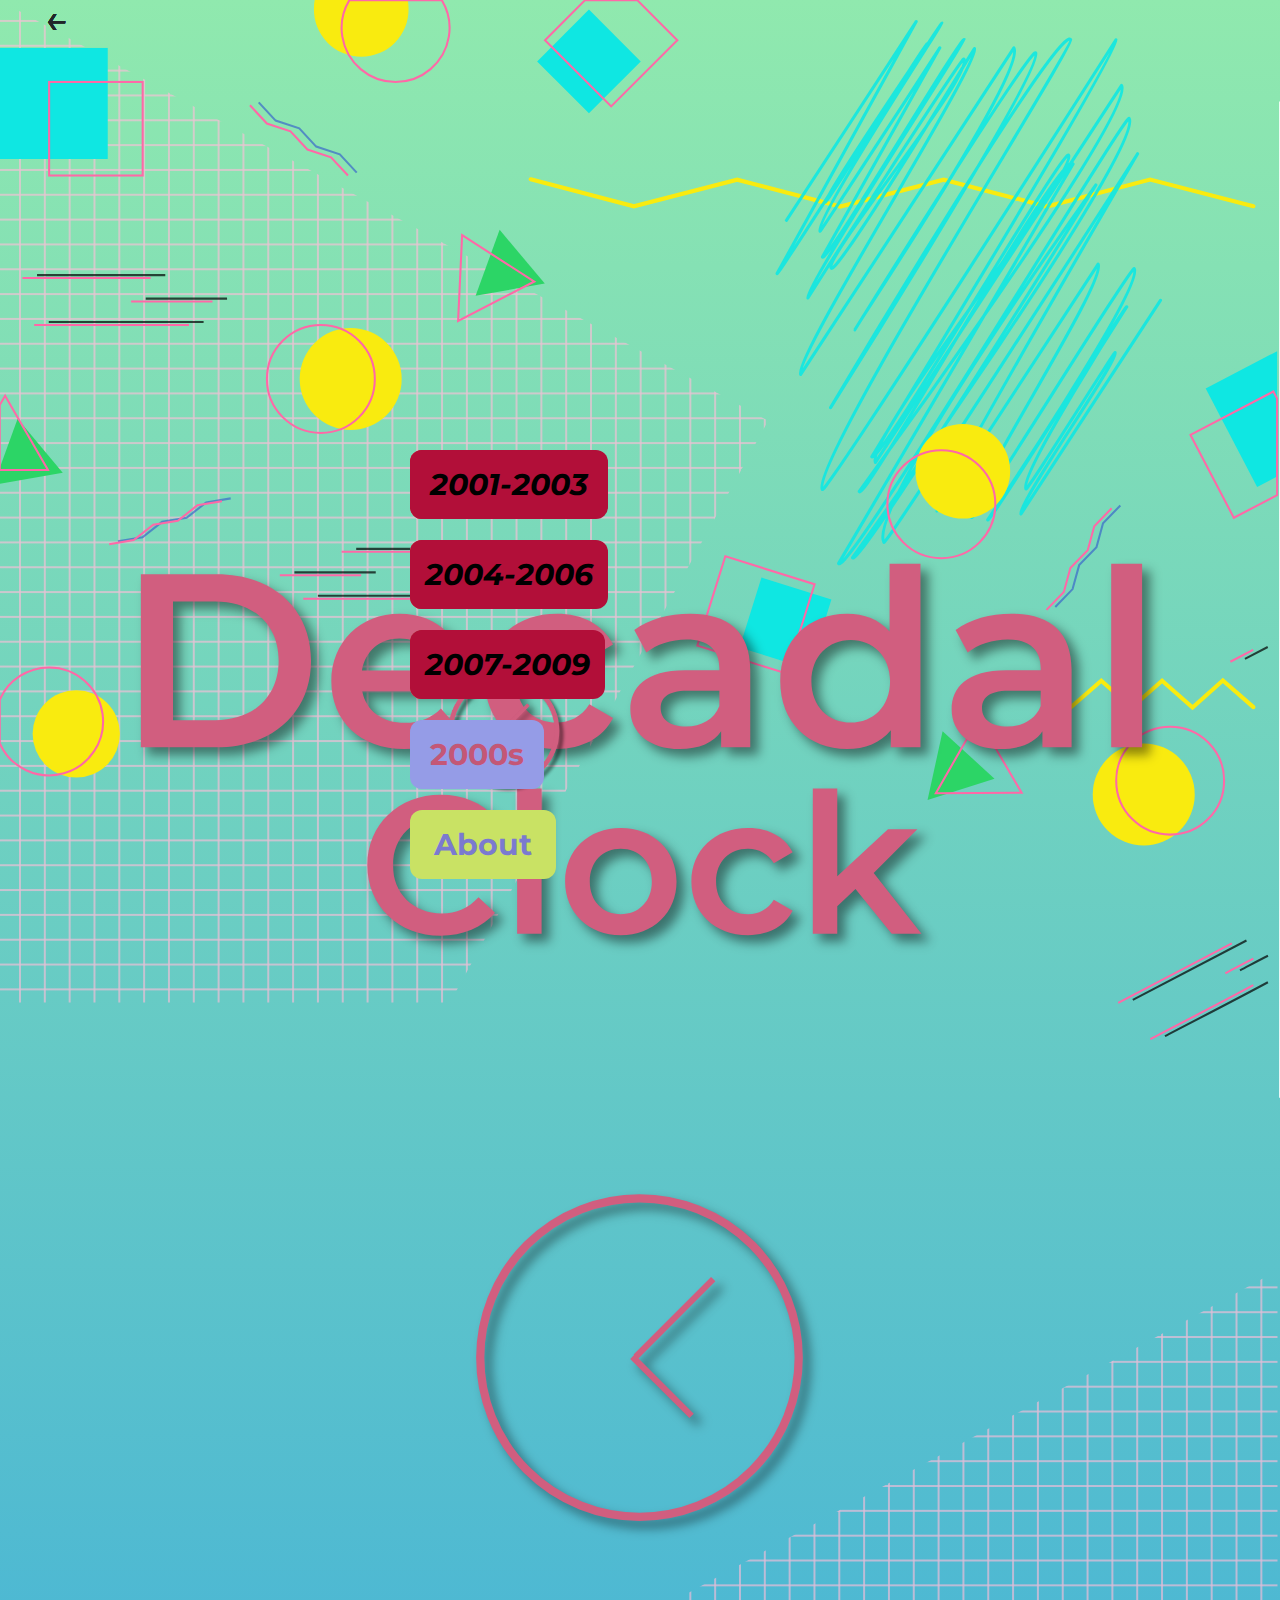
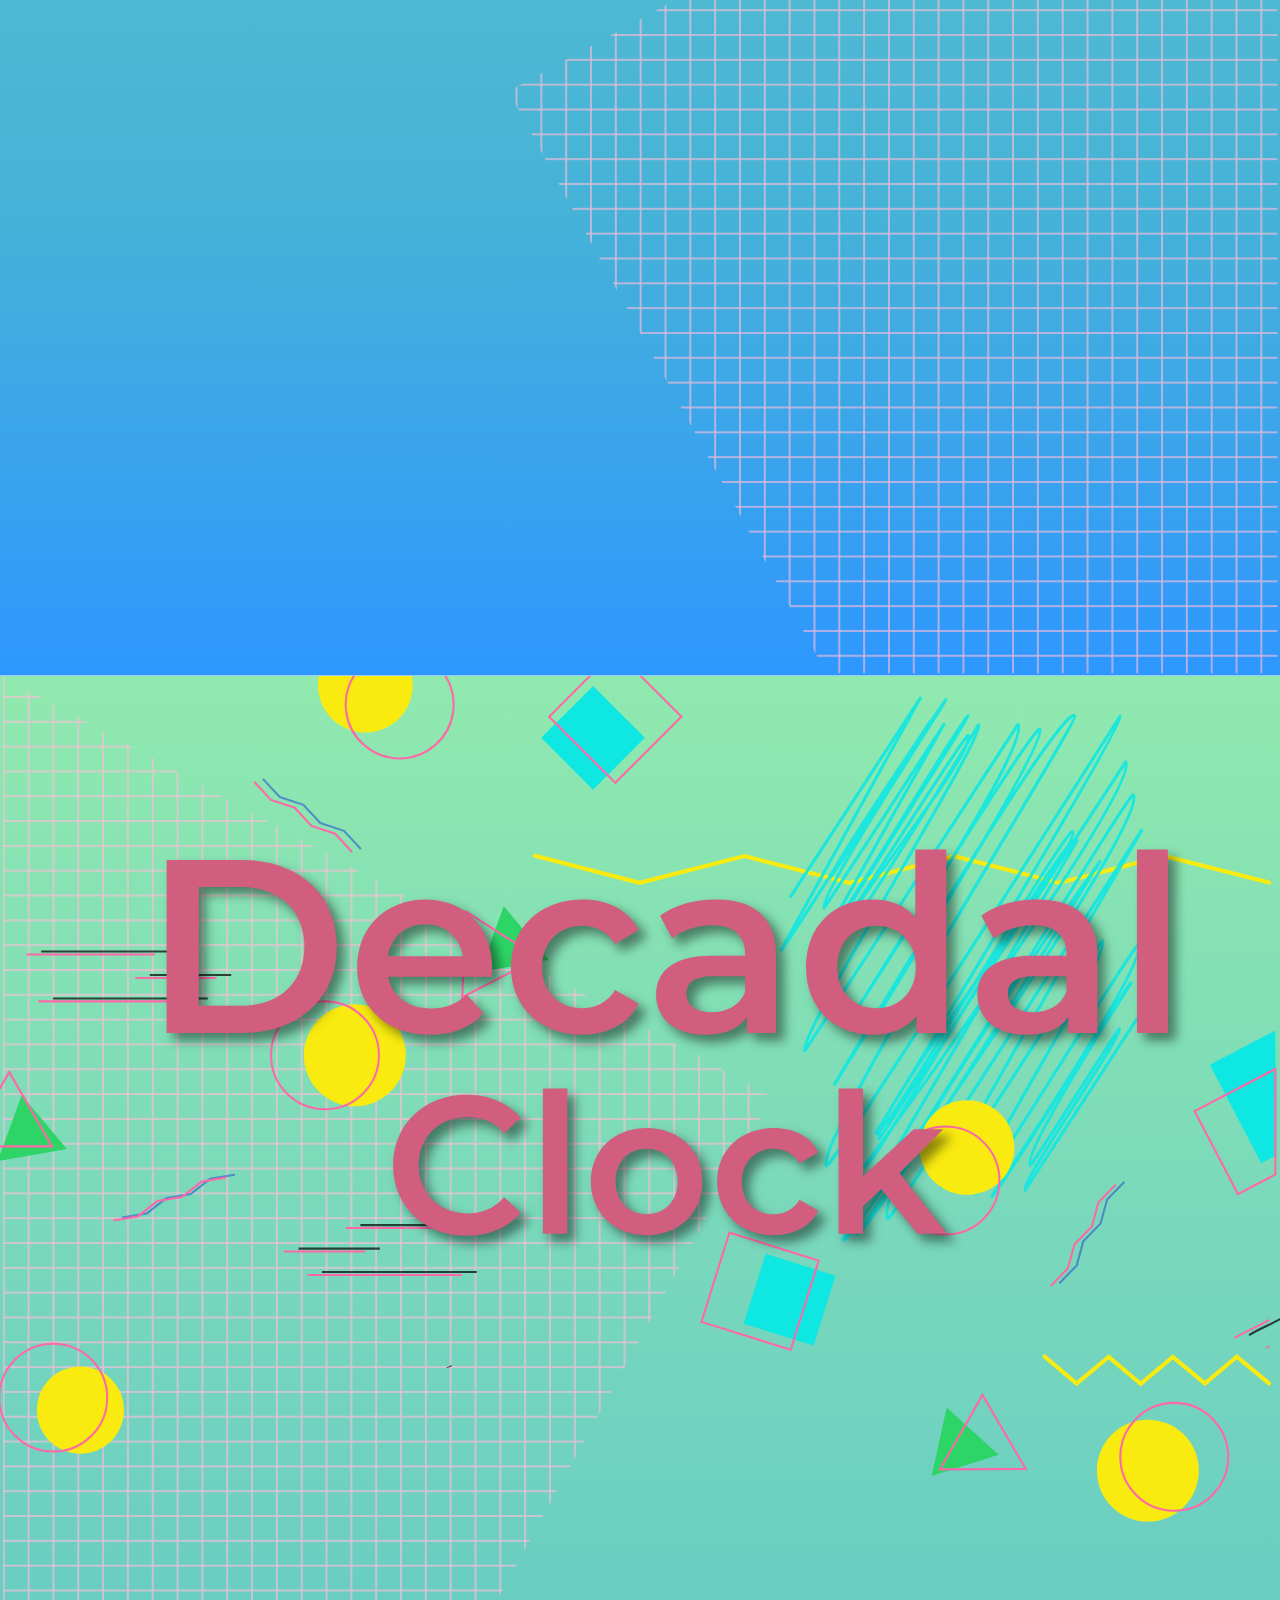
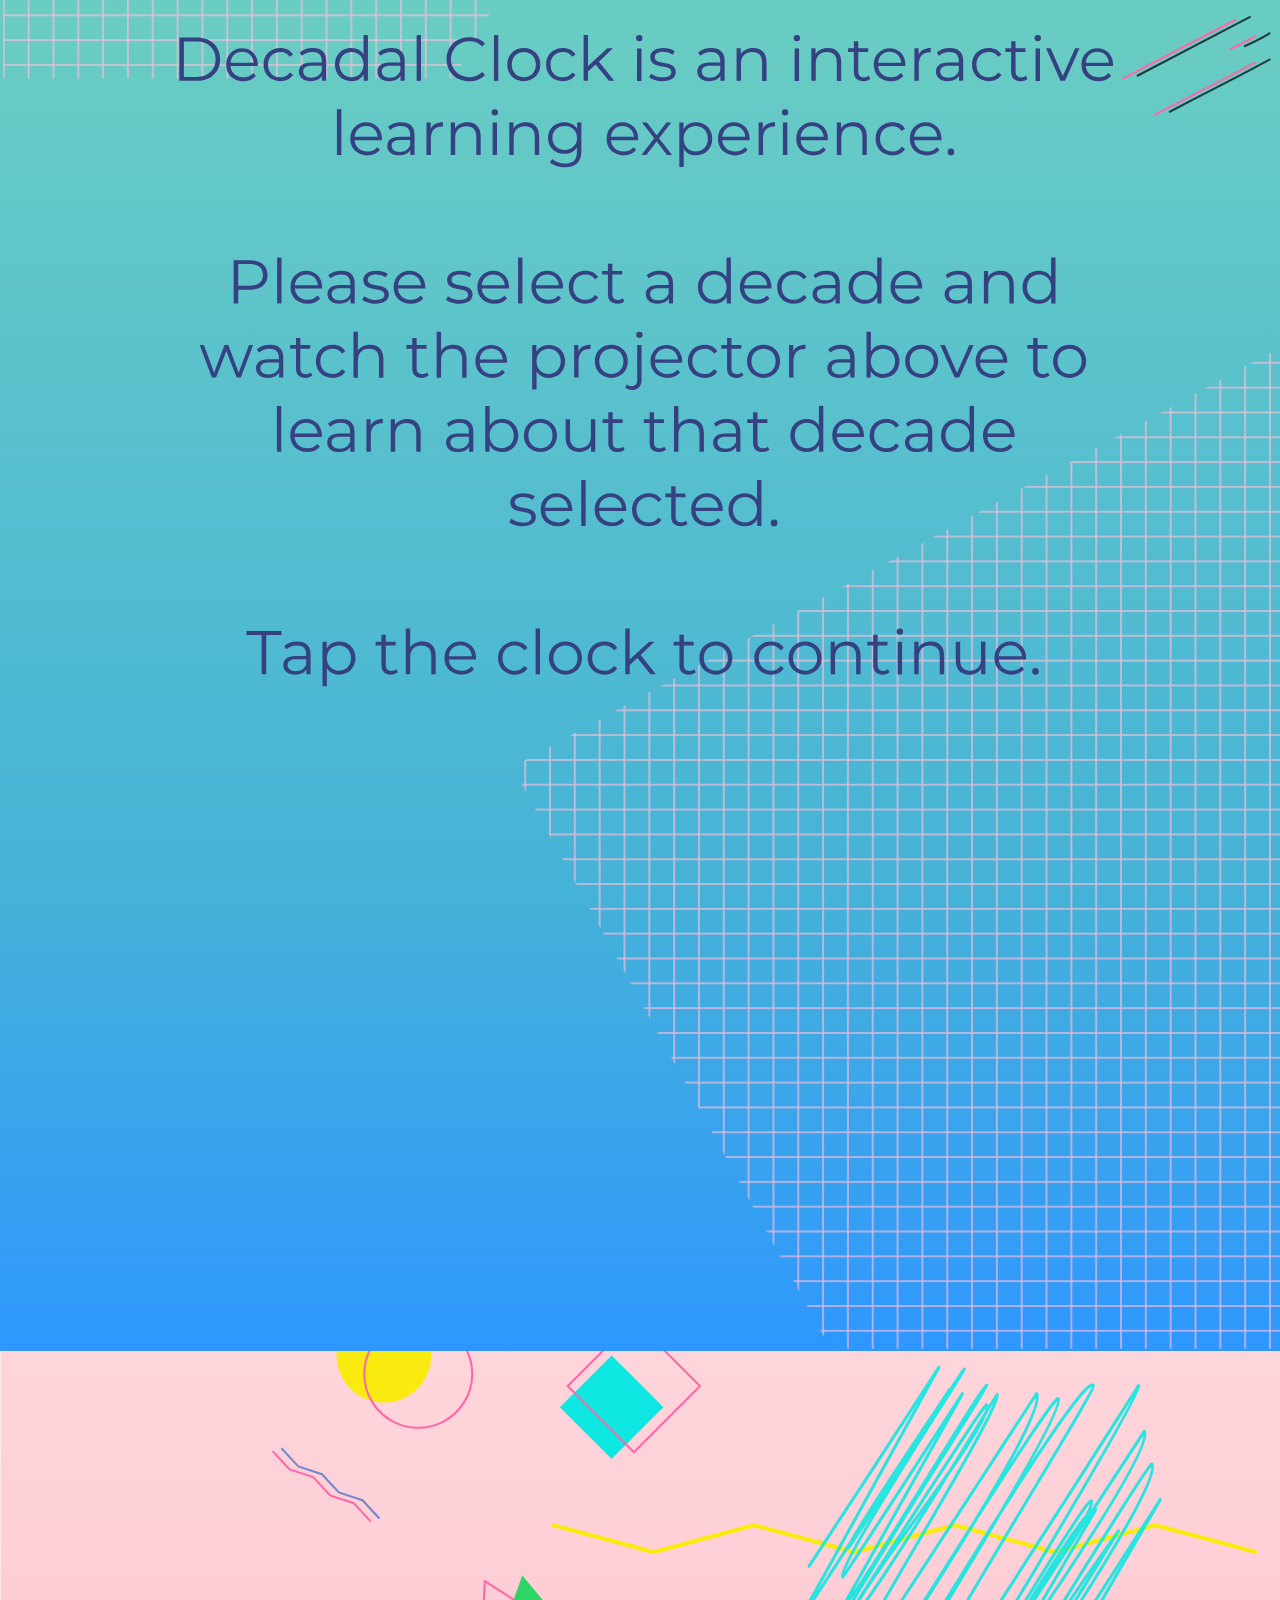
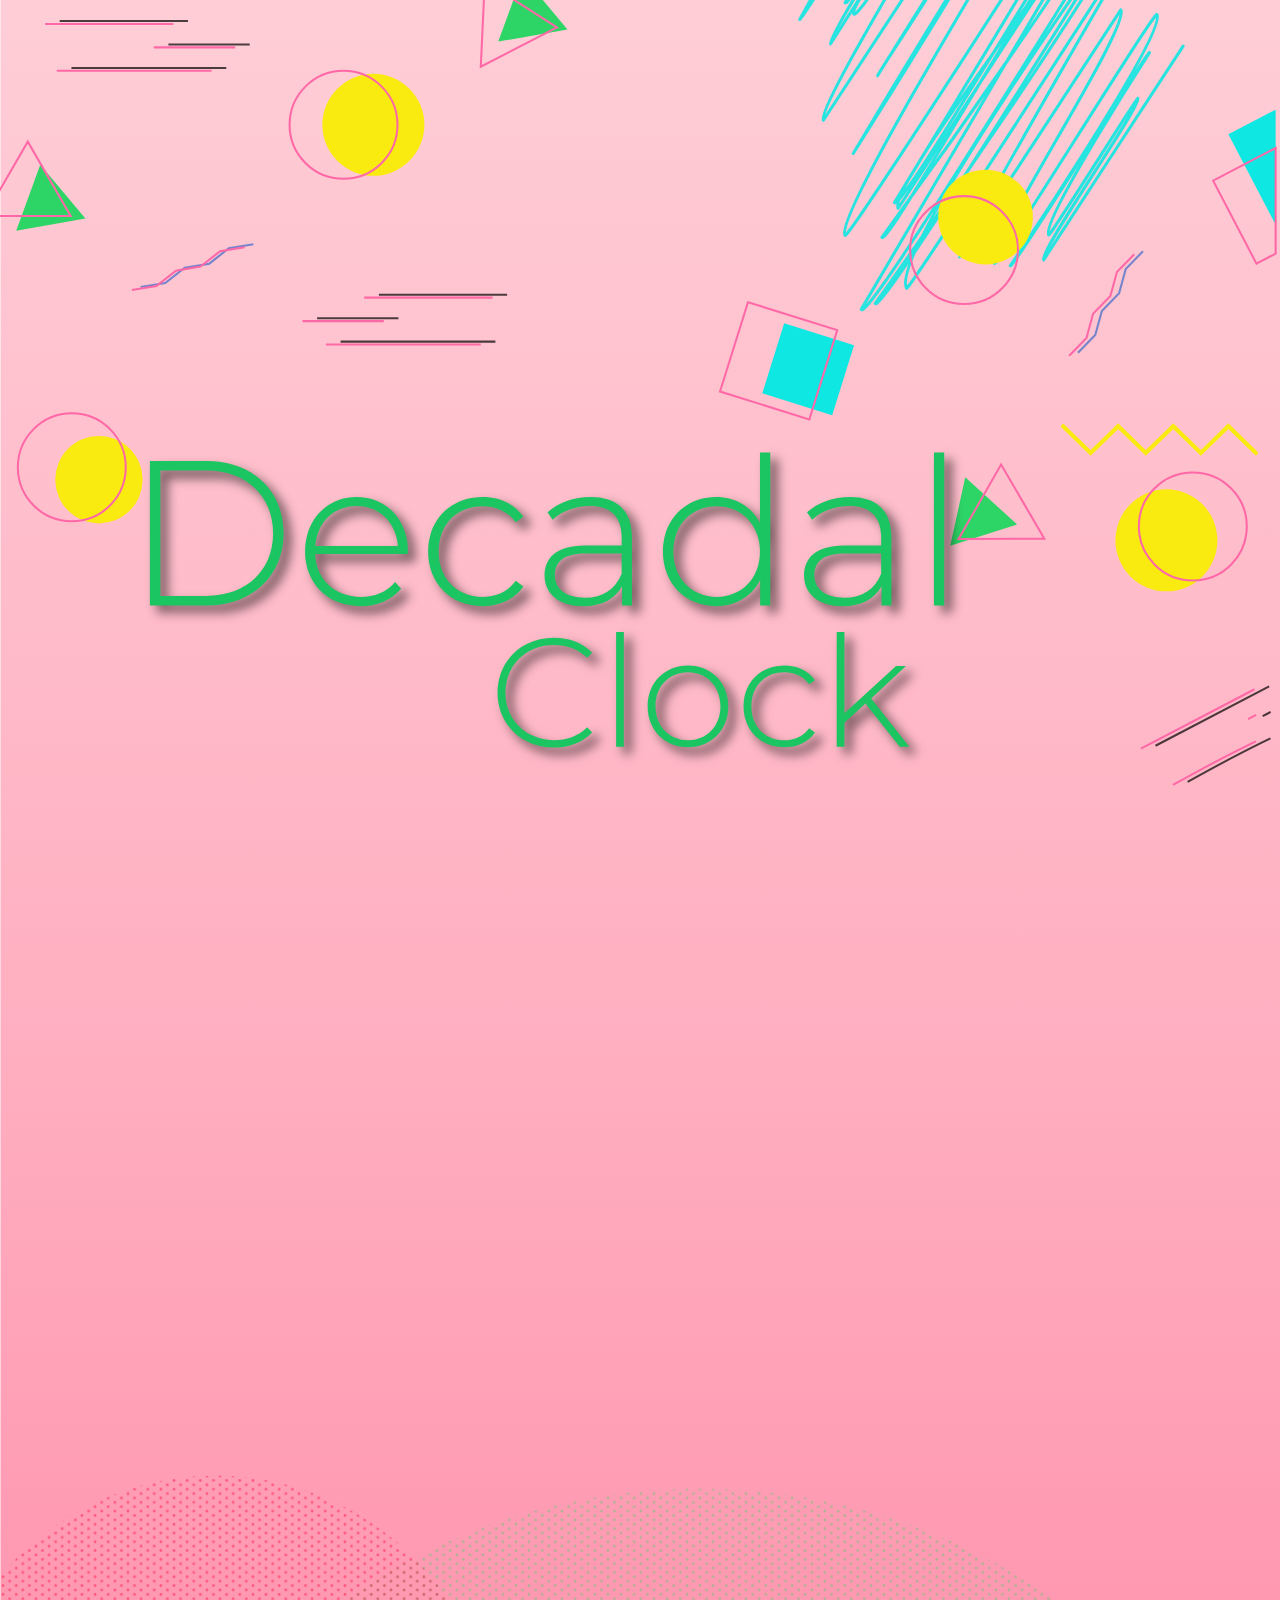
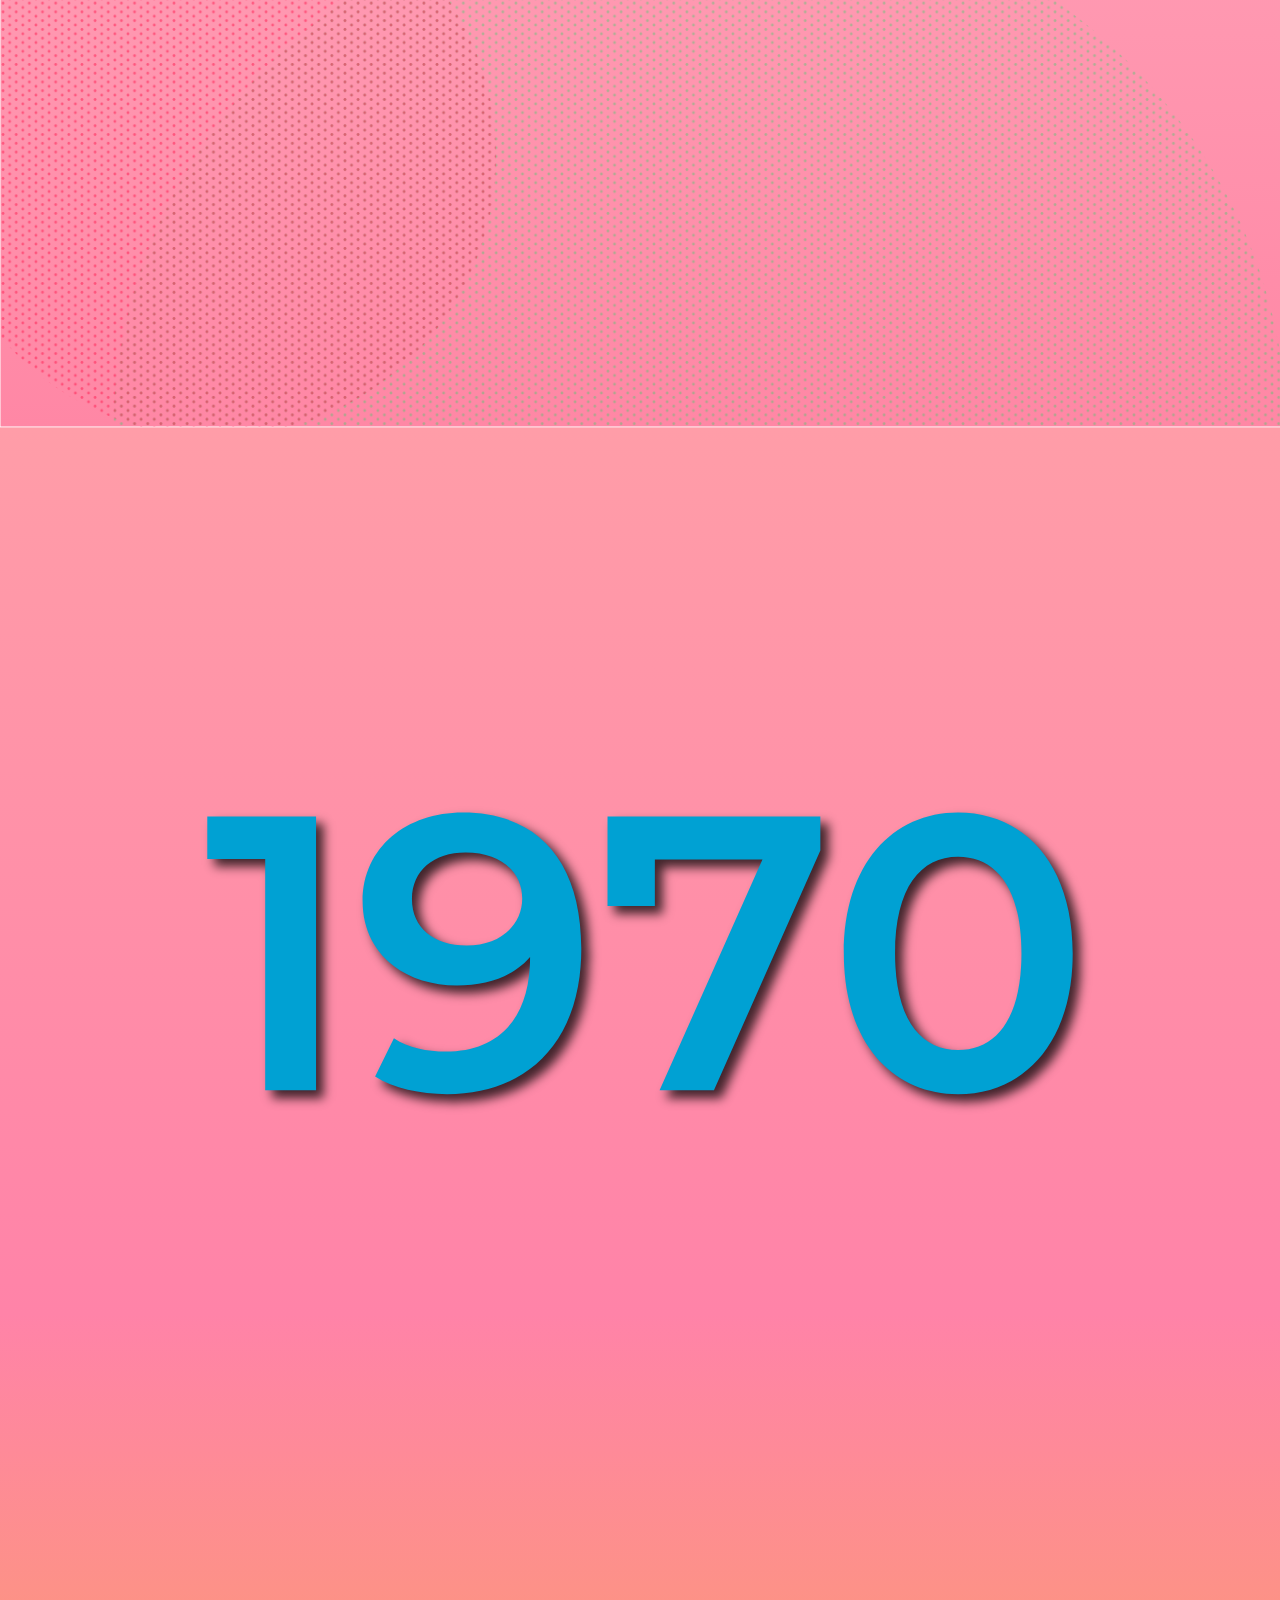
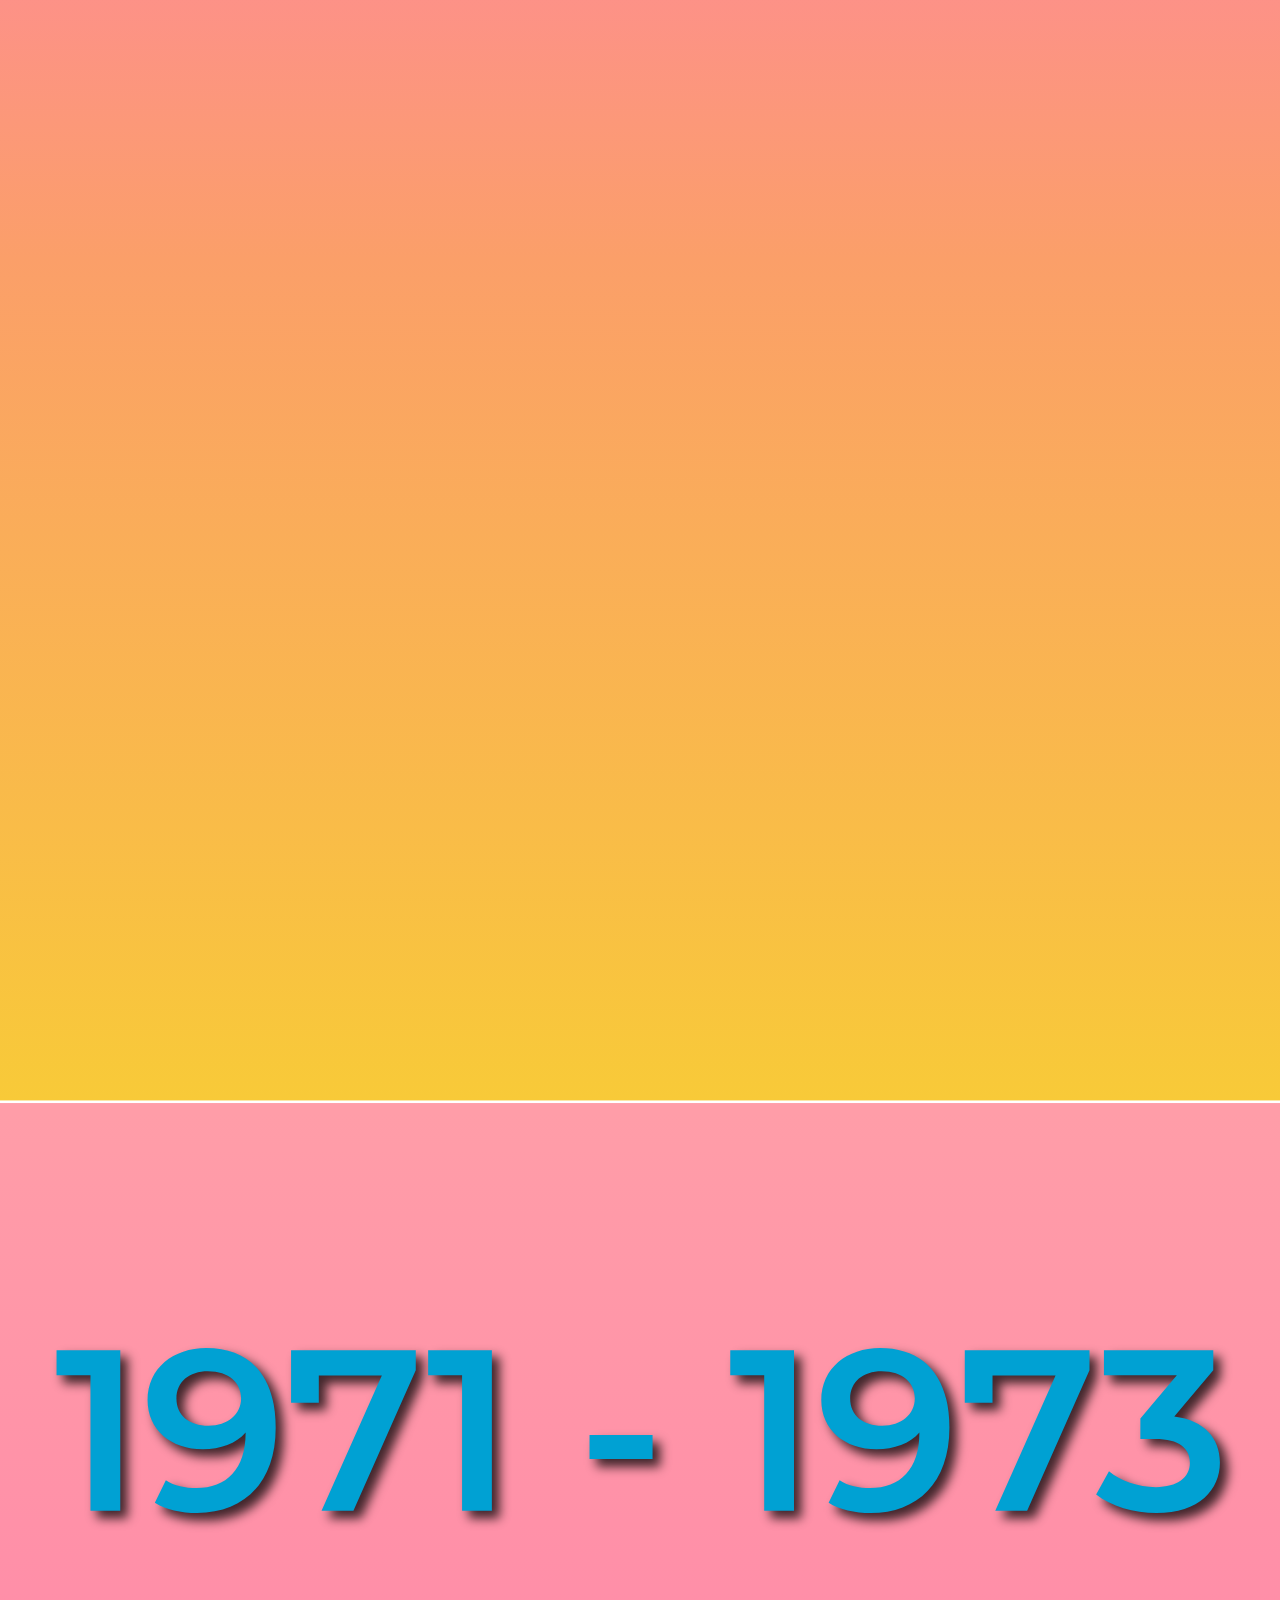
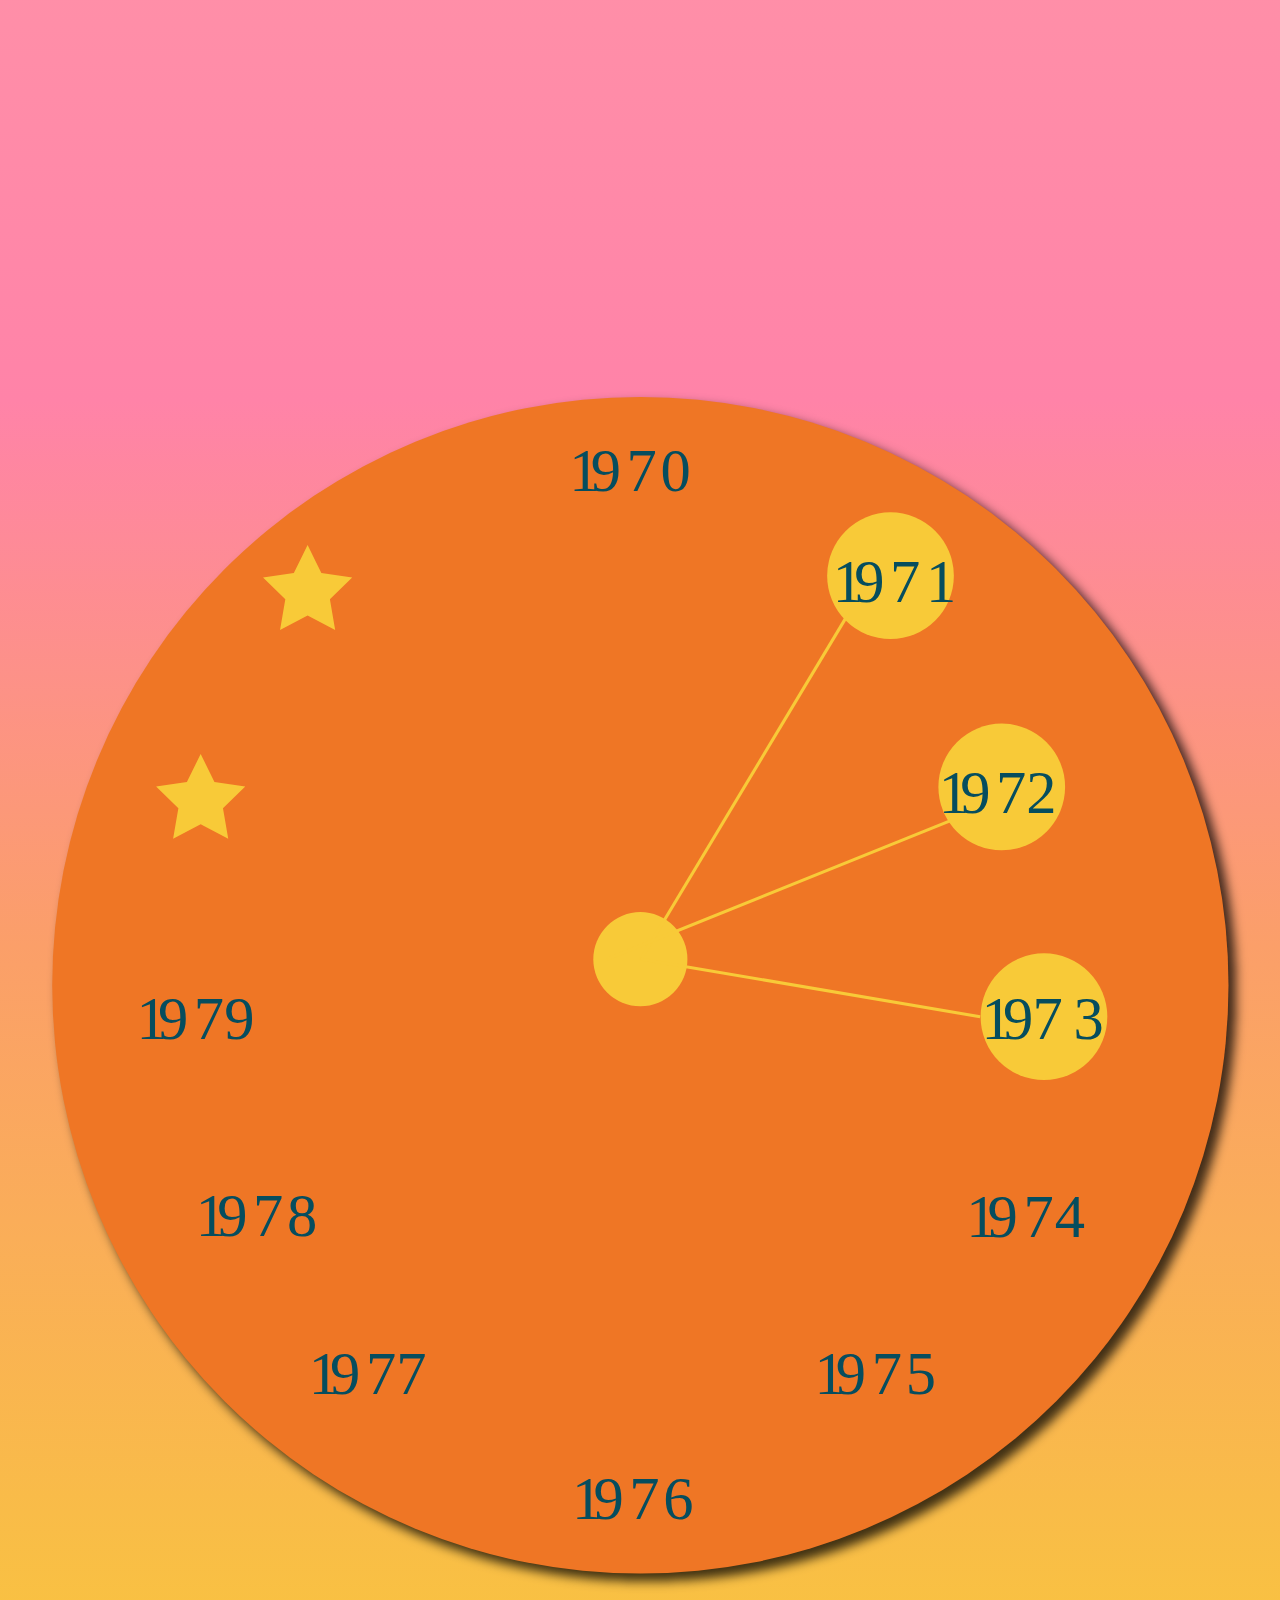
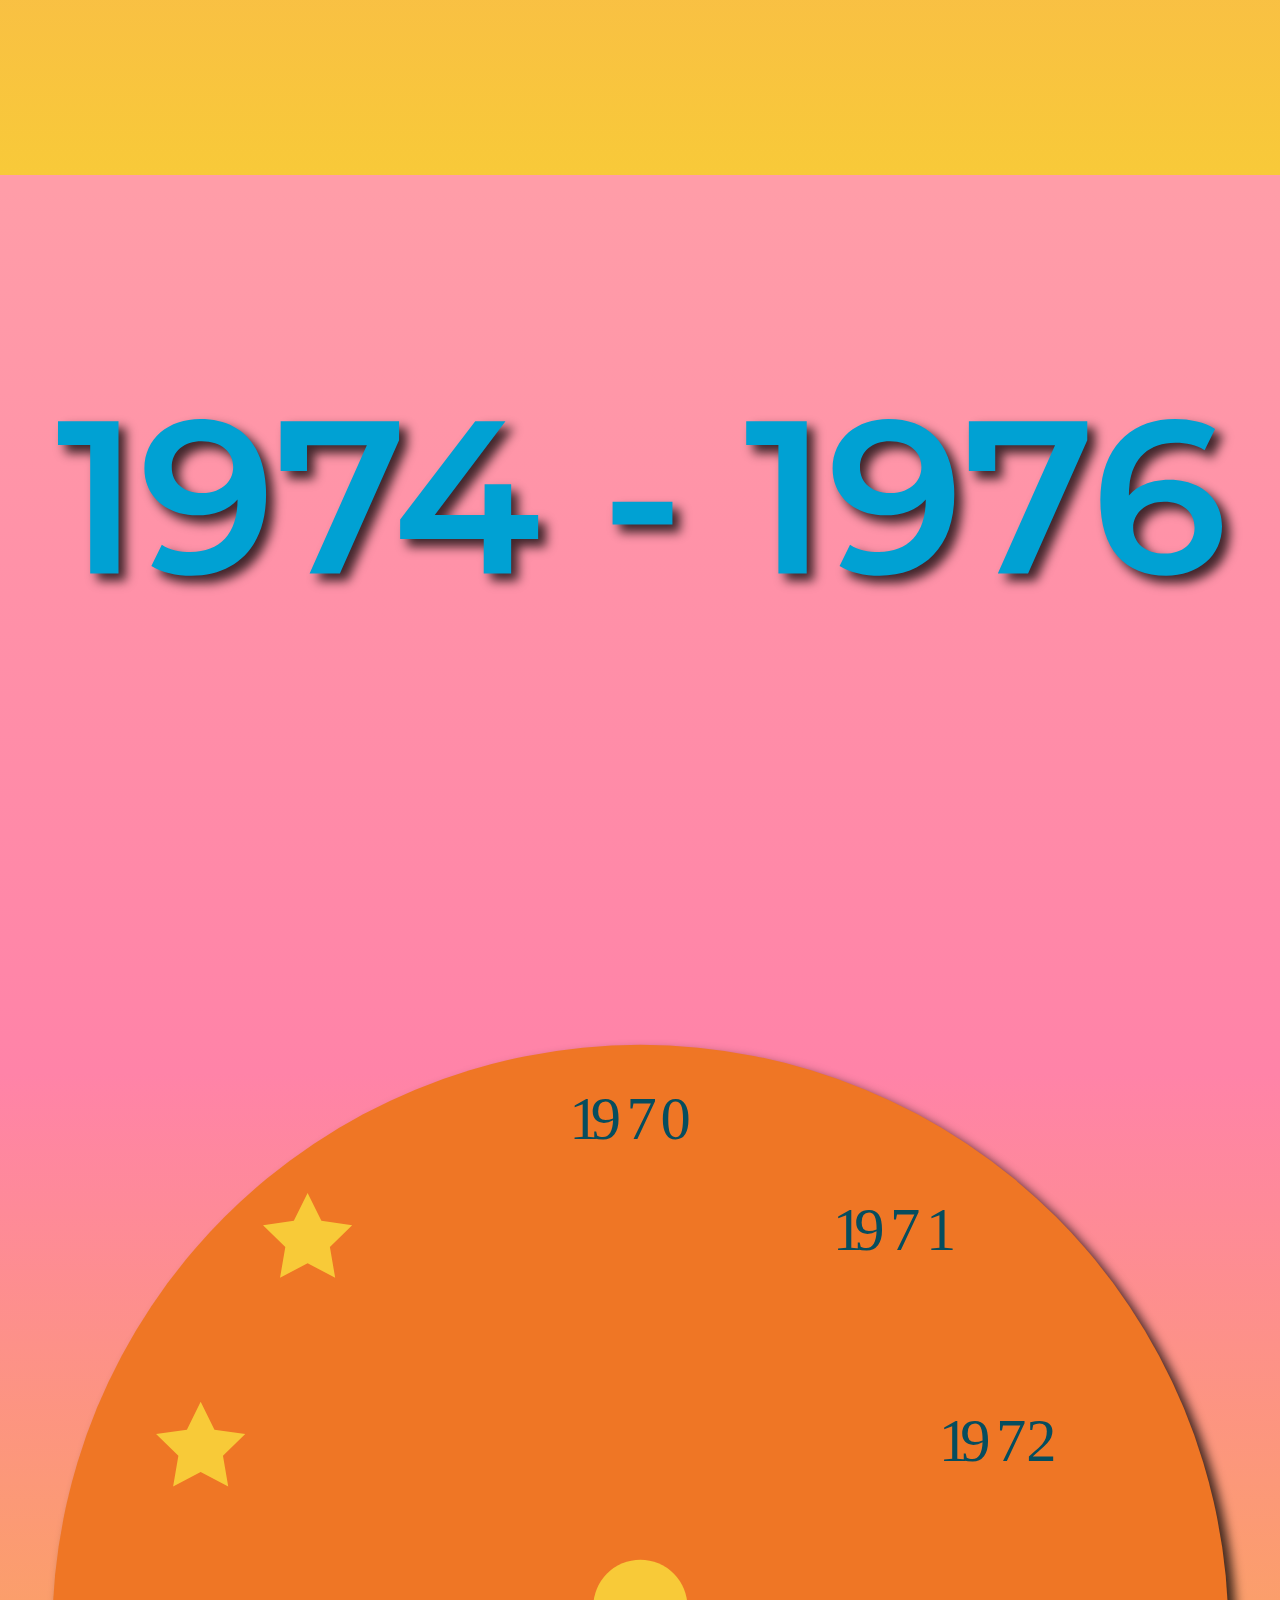
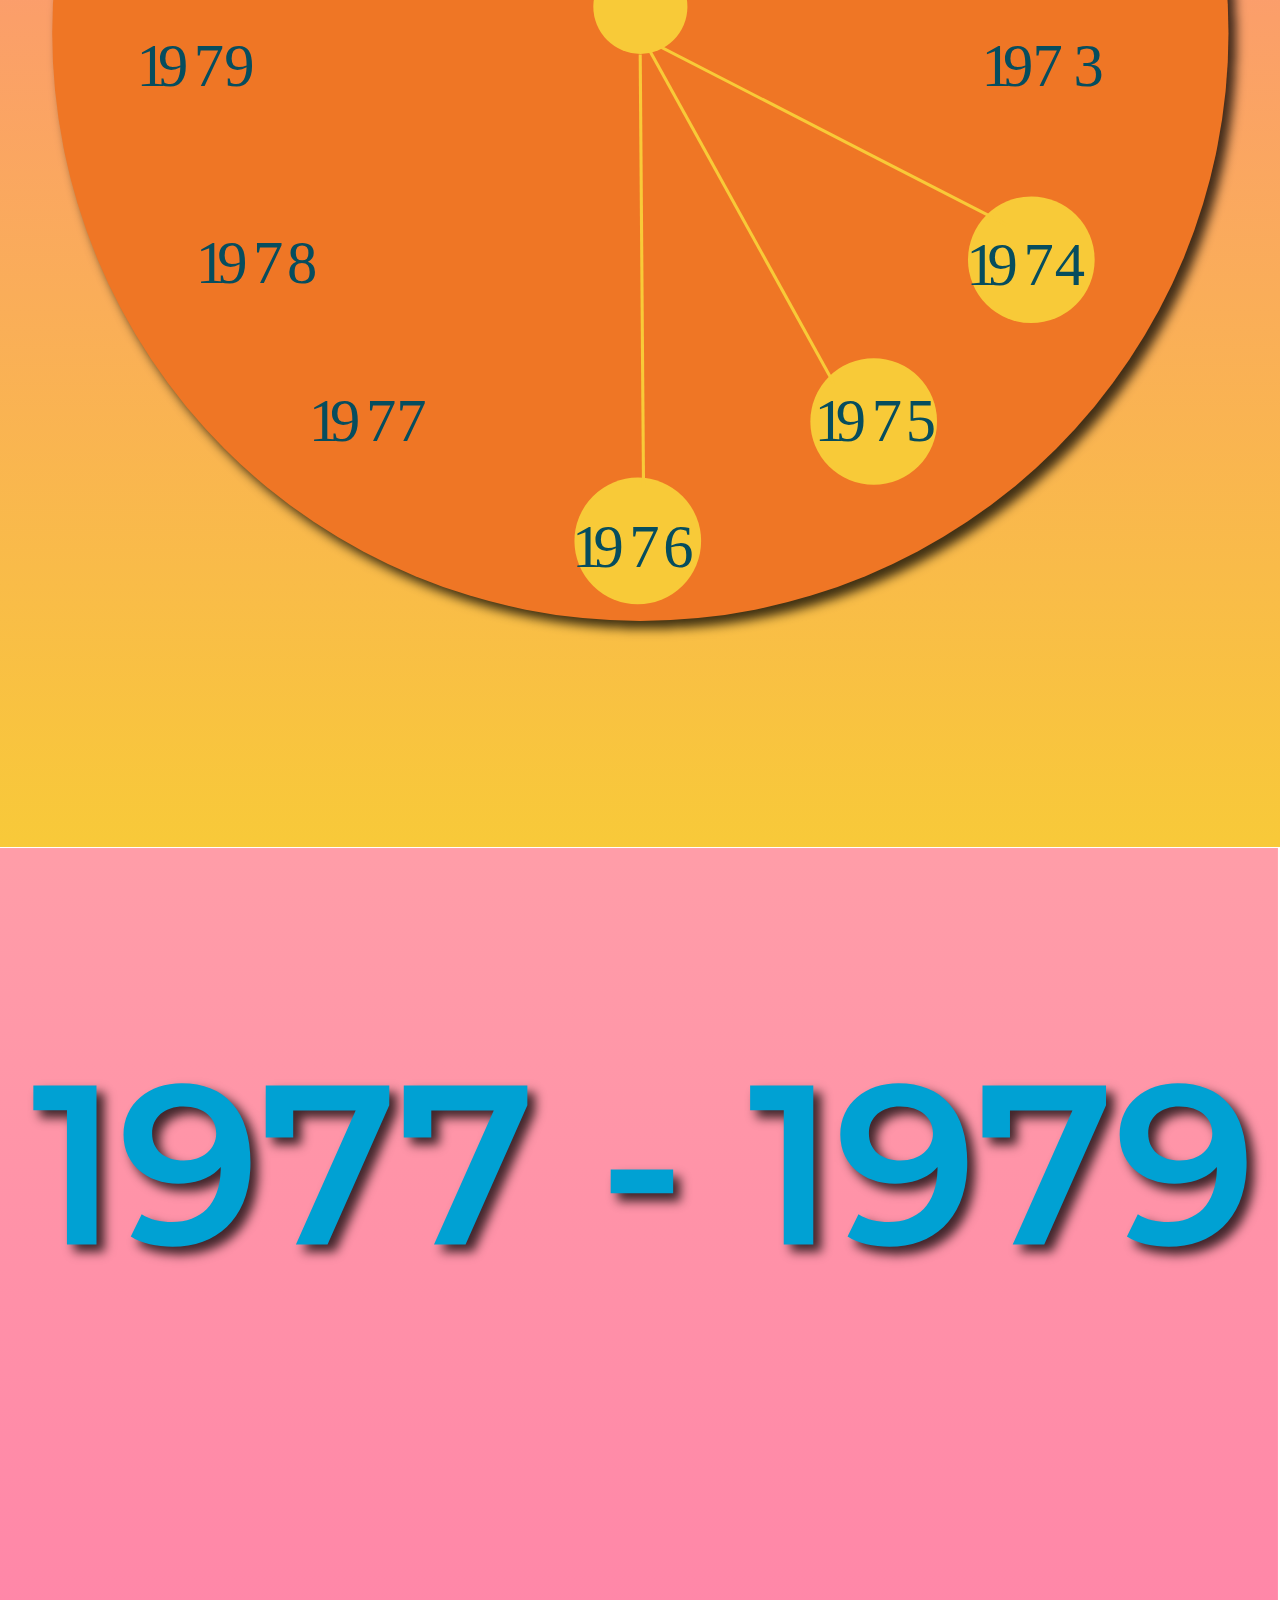
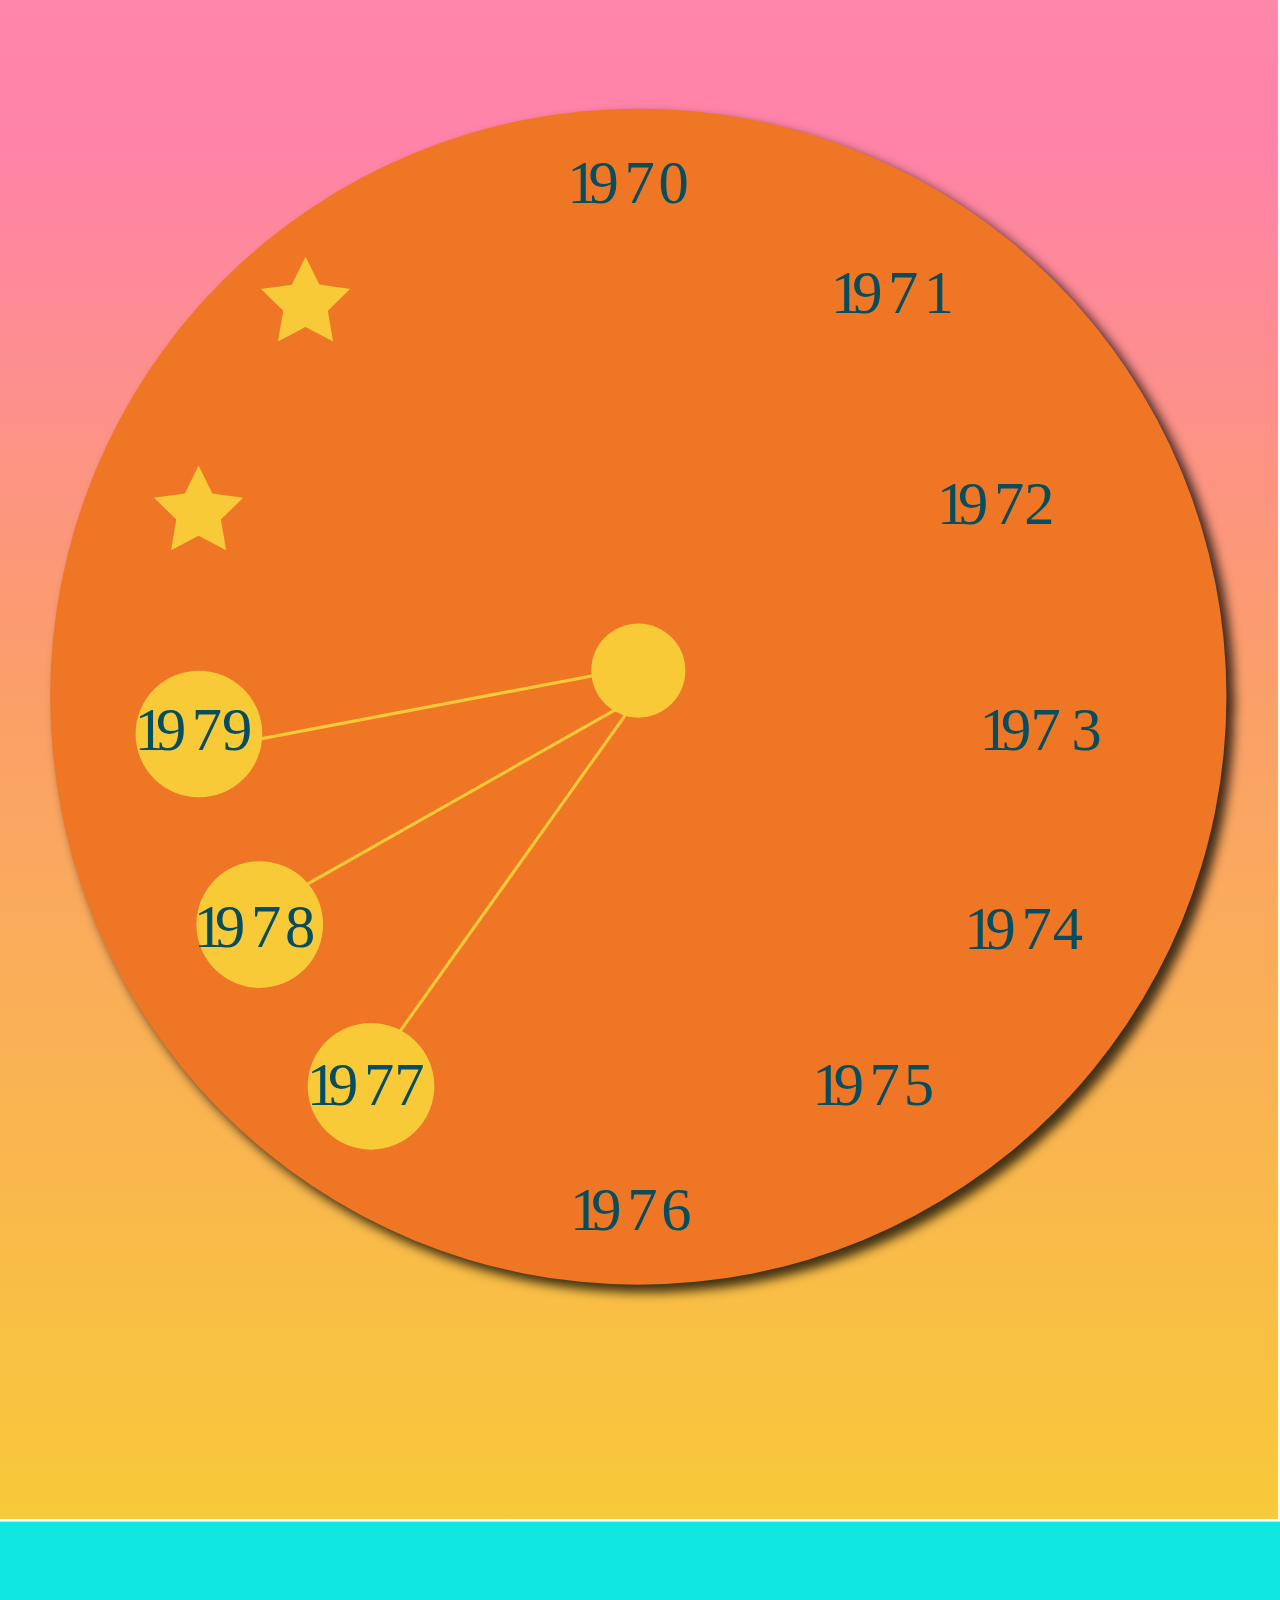
<file: clock_app/index.html>
<!-- this will be the base of the application or the client -->
<!-- mixed in this will be bootstrap, html, JS, CSS, JQuery, AJAX,
layerJS, and JSON -->

<!doctype html>
<html lang="en">
  <head>
    <meta charset="utf-8">
    <meta name="viewport" content="width=device-width, initial-scale=1, shrink-to-fit=no">
    <link rel="stylesheet" href="https://stackpath.bootstrapcdn.com/bootstrap/4.3.1/css/bootstrap.min.css" integrity="sha384-ggOyR0iXCbMQv3Xipma34MD+dH/1fQ784/j6cY/iJTQUOhcWr7x9JvoRxT2MZw1T" crossorigin="anonymous">
    <script src="https://cdn.layerjs.org/libs/layerjs/layerjs-0.5.2.min.js" defer=""></script>
    <link href="https://cdn.layerjs.org/libs/layerjs/layerjs-0.5.2.css" type="text/css" rel="stylesheet">
    <link href="mobilestyle.css" rel="stylesheet">
    <link href="https://fonts.googleapis.com/css?family=Montserrat" rel="stylesheet">

    <title>Decadal Clock</title>
  </head>
  <body lj-type="stage">
    <!-- Layer with main pages-->
    <div lj-type="layer" id="content-layer" lj-fit-to="responsive-width" lj-transition="up">
      <div lj-type="frame" id="home" lj-fit-to="responsive">
        <img src="images/home1.svg">
        <br>
        <a href="#about" class="btn btn1"><strong>About</strong></a>
      </div>
      <div lj-type="frame" id="about">
        <img src="images/about.svg">
        <br>
        <a href="#icons&p=left" class="btn btn2"></a>
        <a class="btn bckbtn" href="#home&p=right">&#8592;</a>
      </div>
      <div lj-type="frame" id="icons">
        <img src="images/icons.svg">
        <a href="#1970" class="btn btn1970"><strong>1970s</strong></a>
        <a href="#1980" class="btn btn1980"><strong>1980s</strong></a>
        <a href="#1990" class="btn btn1990"><strong>1990s</strong></a>
        <a href="#2000" class="btn btn2000"><strong>2000s</strong></a>
        <a class="btn bckbtn" href="#home&p=left">&#8592;</a>
      </div>
      <div lj-type="frame" id="1970">
        <img src="images/1970.svg">
        <!--<a href="#" onclick="btn btn70s"><b><i>1971-1973</i></b></a>
        <button onclick="loadDoc()"><b><i>1971-1973</i></b></button>
        <p id="1970test"></p>-->
        <a href="#1971" class="btn btn70s"><b><i>1974-1976</i></b></a>
        <a href="#1974" class="btn btn74s"><b><i>1974-1976</i></b></a>
        <a href="#1977" class="btn btn77s"><b><i>1977-1979</i></b></a>
        <a class="btn bckbtn" href="#icons&p=right">&#8592;</a>
      </div>
      <div lj-type="frame" id="1971">
        <img src="images/1971select.svg">
        <br>
        <a class="btn bckbtn" href="#1970&p=right">&#8592;</a>
      </div>
      <div lj-type="frame" id="1974">
        <img src="images/1974select.svg">
        <br>
        <a class="btn bckbtn" href="#1970&p=right">&#8592;</a>
      </div>
      <div lj-type="frame" id="1977">
        <img src="images/1977select.svg">
        <br>
        <a class="btn bckbtn" href="#1970&p=right">&#8592;</a>
      </div>
      <div lj-type="frame" id="1980">
        <img src="images/1980.svg">
        <a href="#" class="btn btn80s"><b><i>1981-1983</i></b></a>
        <a href="#" class="btn btn84s"><b><i>1984-1986</i></b></a>
        <a href="#" class="btn btn87s"><b><i>1987-1989</i></b></a>
        <a class="btn bckbtn" href="#icons&p=right">&#8592;</a>
      </div>
      <div lj-type="frame" id="1990">
        <img src="images/1990.svg">
        <a href="#" class="btn btn90s"><b><i>1991-1993</i></b></a>
        <a href="#" class="btn btn94s"><b><i>1994-1996</i></b></a>
        <a href="#" class="btn btn97s"><b><i>1997-1999</i></b></a>
        <a class="btn bckbtn" href="#icons&p=right">&#8592;</a>
      </div>
      <div lj-type="frame" id="2000">
        <img src="images/2000.svg">
        <a href="#" class="btn btn00s"><b><i>2001-2003</i></b></a>
        <a href="#" class="btn btn04s"><b><i>2004-2006</i></b></a>
        <a href="#" class="btn btn07s"><b><i>2007-2009</i></b></a>
        <a class="btn bckbtn" href="#icons&p=right">&#8592;</a>
      </div>
    </div>

    <script>
      function loadDoc() {
        var xhttp = new XMLHttpRequest();
        xhttp.onreadystatechange = function() {
          if (this.readyState == 4 && this.status == 200) {
            document.getElementById("1970test").innerHTML =
            window.location.assign("https://www.w3schools.com");
          }
        };
      }
    </script>

    <!-- Optional JavaScript -->
    <!-- jQuery first, then Popper.js, then Bootstrap JS -->
    <script src="https://code.jquery.com/jquery-3.3.1.slim.min.js" integrity="sha384-q8i/X+965DzO0rT7abK41JStQIAqVgRVzpbzo5smXKp4YfRvH+8abtTE1Pi6jizo" crossorigin="anonymous"></script>
    <script src="https://cdnjs.cloudflare.com/ajax/libs/popper.js/1.14.7/umd/popper.min.js" integrity="sha384-UO2eT0CpHqdSJQ6hJty5KVphtPhzWj9WO1clHTMGa3JDZwrnQq4sF86dIHNDz0W1" crossorigin="anonymous"></script>
    <script src="https://stackpath.bootstrapcdn.com/bootstrap/4.3.1/js/bootstrap.min.js" integrity="sha384-JjSmVgyd0p3pXB1rRibZUAYoIIy6OrQ6VrjIEaFf/nJGzIxFDsf4x0xIM+B07jRM" crossorigin="anonymous"></script>
    <!-- <script>window.ServerController.init();</script> -->
    <script> layerJS.init(); </script>
  </body>
</html>
</file>
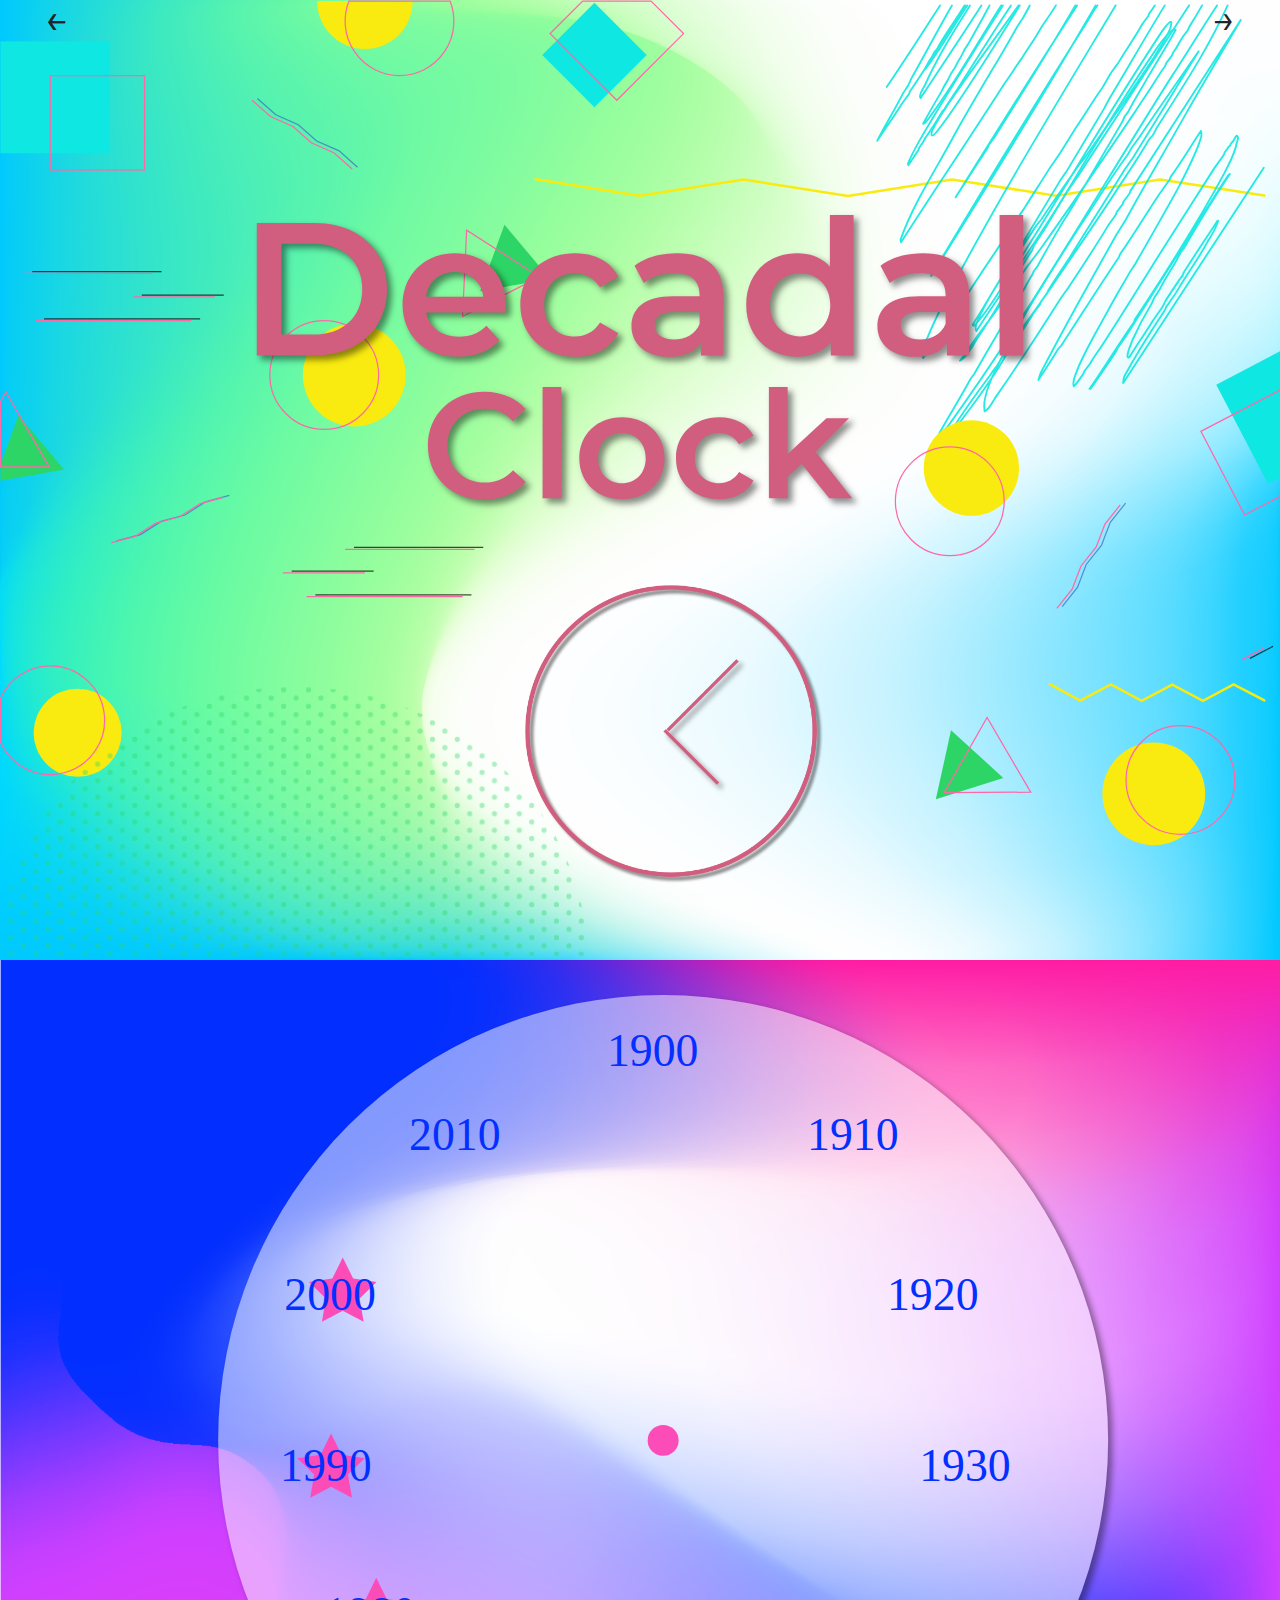
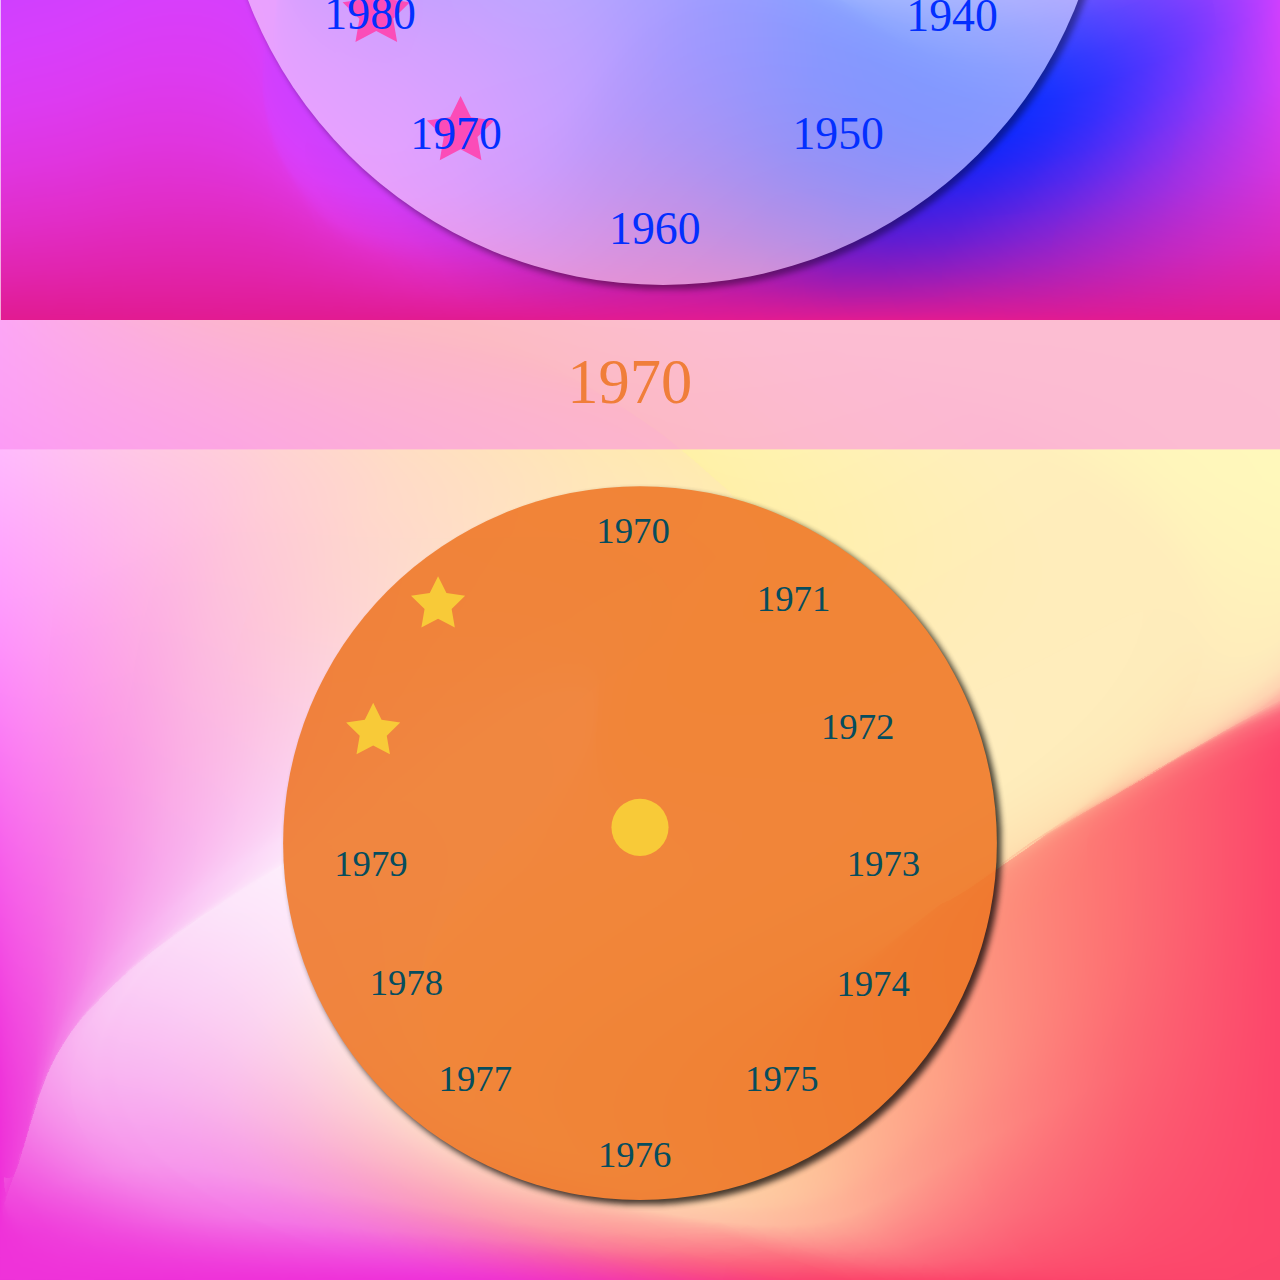
<file: clock_interface/index.html>
<!doctype html>
<html lang="en">
  <head>
    <meta charset="utf-8">
    <meta name="viewport" content="width=device-width, initial-scale=1, shrink-to-fit=no">
    <link rel="stylesheet" href="https://stackpath.bootstrapcdn.com/bootstrap/4.3.1/css/bootstrap.min.css" integrity="sha384-ggOyR0iXCbMQv3Xipma34MD+dH/1fQ784/j6cY/iJTQUOhcWr7x9JvoRxT2MZw1T" crossorigin="anonymous">
    <script src="https://cdn.layerjs.org/libs/layerjs/layerjs-0.5.2.min.js" defer=""></script>
    <link href="https://cdn.layerjs.org/libs/layerjs/layerjs-0.5.2.css" type="text/css" rel="stylesheet">
    <link href="clockstyle.css" rel="stylesheet">
    <link href="https://fonts.googleapis.com/css?family=Montserrat" rel="stylesheet">

    <title>Decadal Clock</title>
  </head>
  <body lj-type="stage">
    <div lj-type="layer" id="content-layer" lj-fit-to="responsive-width" lj-transition="fade">
      <div lj-type="frame" id="home">
        <img src="images/home.svg">
        <a href="#main" class="btn btn1"></a>
      </div>
      <div lj-type="frame" id="main">
        <img src="images/main.svg">
        <br>
        <a class="btn bckbtn" href="#home&p=fade">&#8592;</a>
        <a class="btn cont" href="#70s&p=fade">&#8594;</a>
      </div>
      <div lj-type="frame" id="70s">
        <img src="images/1970main.svg">
        <br>
        <a class="btn bckbtn" href="#home&p=fade">&#8592;</a>
      </div>
  </div>

  <script src="https://code.jquery.com/jquery-3.3.1.slim.min.js" integrity="sha384-q8i/X+965DzO0rT7abK41JStQIAqVgRVzpbzo5smXKp4YfRvH+8abtTE1Pi6jizo" crossorigin="anonymous"></script>
  <script src="https://cdnjs.cloudflare.com/ajax/libs/popper.js/1.14.7/umd/popper.min.js" integrity="sha384-UO2eT0CpHqdSJQ6hJty5KVphtPhzWj9WO1clHTMGa3JDZwrnQq4sF86dIHNDz0W1" crossorigin="anonymous"></script>
  <script src="https://stackpath.bootstrapcdn.com/bootstrap/4.3.1/js/bootstrap.min.js" integrity="sha384-JjSmVgyd0p3pXB1rRibZUAYoIIy6OrQ6VrjIEaFf/nJGzIxFDsf4x0xIM+B07jRM" crossorigin="anonymous"></script>
  <!-- <script>window.ServerController.init();</script> -->
  <script> layerJS.init(); </script>
</body>
</html>
</file>
<file: clock_app/mobilestyle.css>
html, body {
  height: 100%;
  font-family: 'Montserrat', sans-serif;
  font-size: 40px;
}

.btn1 {
  background-color: #C9E264;
  border: none;
  border-radius: 12px;
  color: #7B7AD0;
  font-size: 30px;
  padding: 12px 24px;
  text-align: center;
  text-decoration: none;
  display: inline-block;
  position: absolute;
  top: 90%;
  left: 32%;
}

.btn1:hover {
  color: #7B7AD0;
}

.btn2 {
  background-image: url("images/clock.png");
  background-size: cover;
  background-repeat: no-repeat;
  border: none;
  padding: 60px 60px;
  display: inline-block;
  position: absolute;
  top: 75%;
  left: 35%;
}

.bckbtn {
  display: inline-block;
  position: absolute;
  top: -3%;
  left: 1%;
}

.btn1970 {
  background-color: #959CE7;
  border: none;
  border-radius: 12px;
  color: #C45776;
  font-size: 30px;
  padding: 12px 24px;
  text-align: center;
  text-decoration: none;
  display: inline-block;
  position: absolute;
  top: 50%;
  left: 32%;
}

.btn1970:hover {
  color: #C45776;
}

.btn1980 {
  background-color: #959CE7;
  border: none;
  border-radius: 12px;
  color: #C45776;
  font-size: 30px;
  padding: 12px 24px;
  text-align: center;
  text-decoration: none;
  display: inline-block;
  position: absolute;
  top: 60%;
  left: 32%;
}

.btn1980:hover {
  color: #C45776;
}

.btn1990 {
  background-color: #959CE7;
  border: none;
  border-radius: 12px;
  color: #C45776;
  font-size: 30px;
  padding: 12px 24px;
  text-align: center;
  text-decoration: none;
  display: inline-block;
  position: absolute;
  top: 70%;
  left: 32%;
}

.btn1990:hover {
  color: #C45776;
}

.btn2000 {
  background-color: #959CE7;
  border: none;
  border-radius: 12px;
  color: #C45776;
  font-size: 30px;
  padding: 12px 20px;
  text-align: center;
  text-decoration: none;
  display: inline-block;
  position: absolute;
  top: 80%;
  left: 32%;
}

.btn2000:hover {
  color: #C45776;
}

.btn70s, .btn74s, .btn77s, button {
  background-color: #EF7625;
  border: none;
  border-radius: 12px;
  color: #000000;
  font-size: 30px;
  padding: 12px 20px;
  text-align: center;
  text-decoration: none;
  display: inline-block;
  position: absolute;
  top: 50%;
  left: 32%;
}

.btn74s {
  padding: 12px 15px;
  display: inline-block;
  position: absolute;
  top: 60%;
  left: 32%;
}

.btn77s {
  padding: 12px 15px;
  display: inline-block;
  position: absolute;
  top: 70%;
  left: 32%;
}

.btn80s, .btn84s, .btn87s {
  background-color: #CA7CD8;
  border: none;
  border-radius: 12px;
  color: #000000;
  font-size: 30px;
  padding: 12px 20px;
  text-align: center;
  text-decoration: none;
  display: inline-block;
  position: absolute;
  top: 50%;
  left: 32%;
}

.btn84s {
  padding: 12px 15px;
  display: inline-block;
  position: absolute;
  top: 60%;
  left: 32%;
}

.btn87s {
  padding: 12px 15px;
  display: inline-block;
  position: absolute;
  top: 70%;
  left: 32%;
}

.btn90s, .btn94s, .btn97s {
  background-color: #B13A1A;
  border: none;
  border-radius: 12px;
  color: #000000;
  font-size: 30px;
  padding: 12px 20px;
  text-align: center;
  text-decoration: none;
  display: inline-block;
  position: absolute;
  top: 50%;
  left: 32%;
}

.btn94s {
  padding: 12px 15px;
  display: inline-block;
  position: absolute;
  top: 60%;
  left: 32%;
}

.btn97s {
  padding: 12px 15px;
  display: inline-block;
  position: absolute;
  top: 70%;
  left: 32%;
}

.btn00s, .btn04s, .btn07s {
  background-color: #B20F39;
  border: none;
  border-radius: 12px;
  color: #000000;
  font-size: 30px;
  padding: 12px 20px;
  text-align: center;
  text-decoration: none;
  display: inline-block;
  position: absolute;
  top: 50%;
  left: 32%;
}

.btn04s {
  padding: 12px 15px;
  display: inline-block;
  position: absolute;
  top: 60%;
  left: 32%;
}

.btn07s {
  padding: 12px 15px;
  display: inline-block;
  position: absolute;
  top: 70%;
  left: 32%;
}
</file>
<file: clock_interface/clockstyle.css>
html, body {
  height: 100%;
  font-family: 'Montserrat', sans-serif;
  font-size: 40px;
}

.btn1 {
  background-image: url("images/clock.png");
  background-size: cover;
  background-repeat: no-repeat;
  border: none;
  padding: 150px 150px;
  display: inline-block;
  position: absolute;
  top: 65%;
  left: 41%;
}

.bckbtn {
  display: inline-block;
  position: absolute;
  top: -3%;
  left: 1%;
}

.cont {
  display: inline-block;
  position: absolute;
  top: -3%;
  right: 1%;
}
</file>
